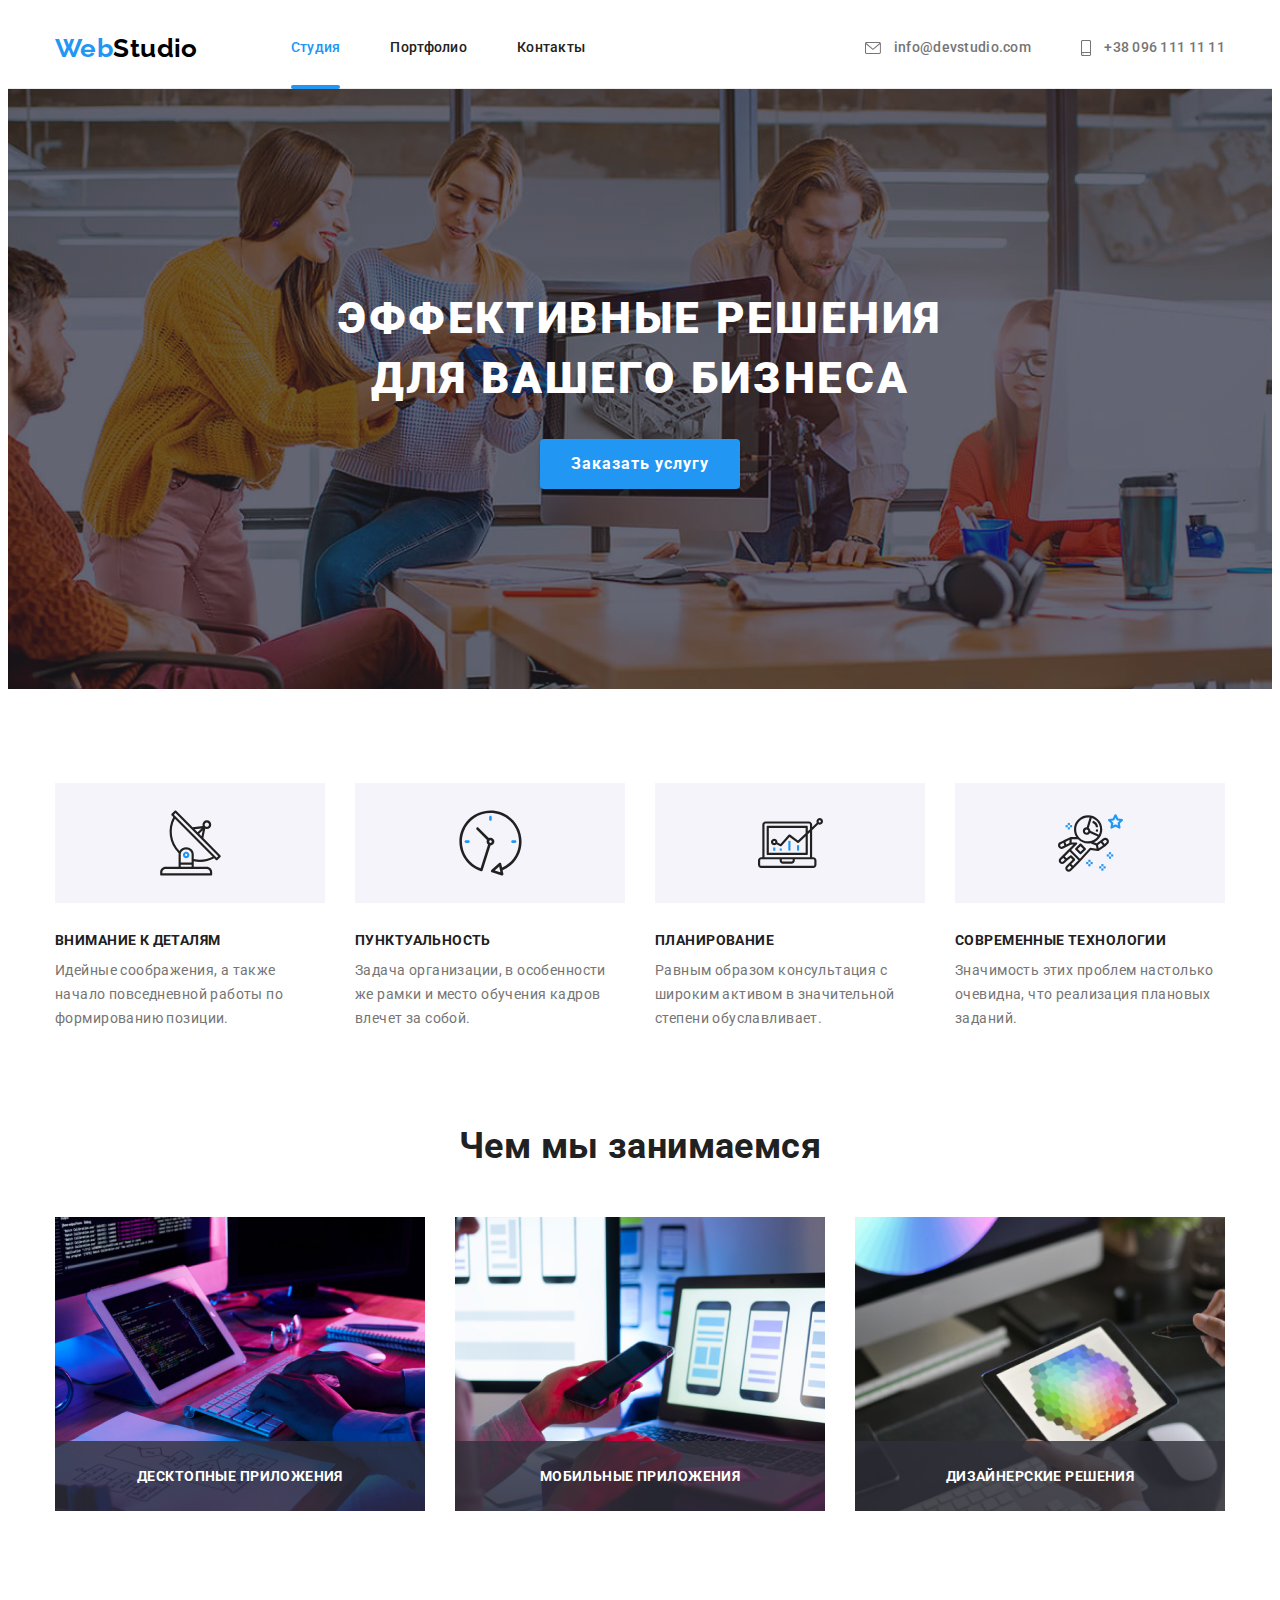
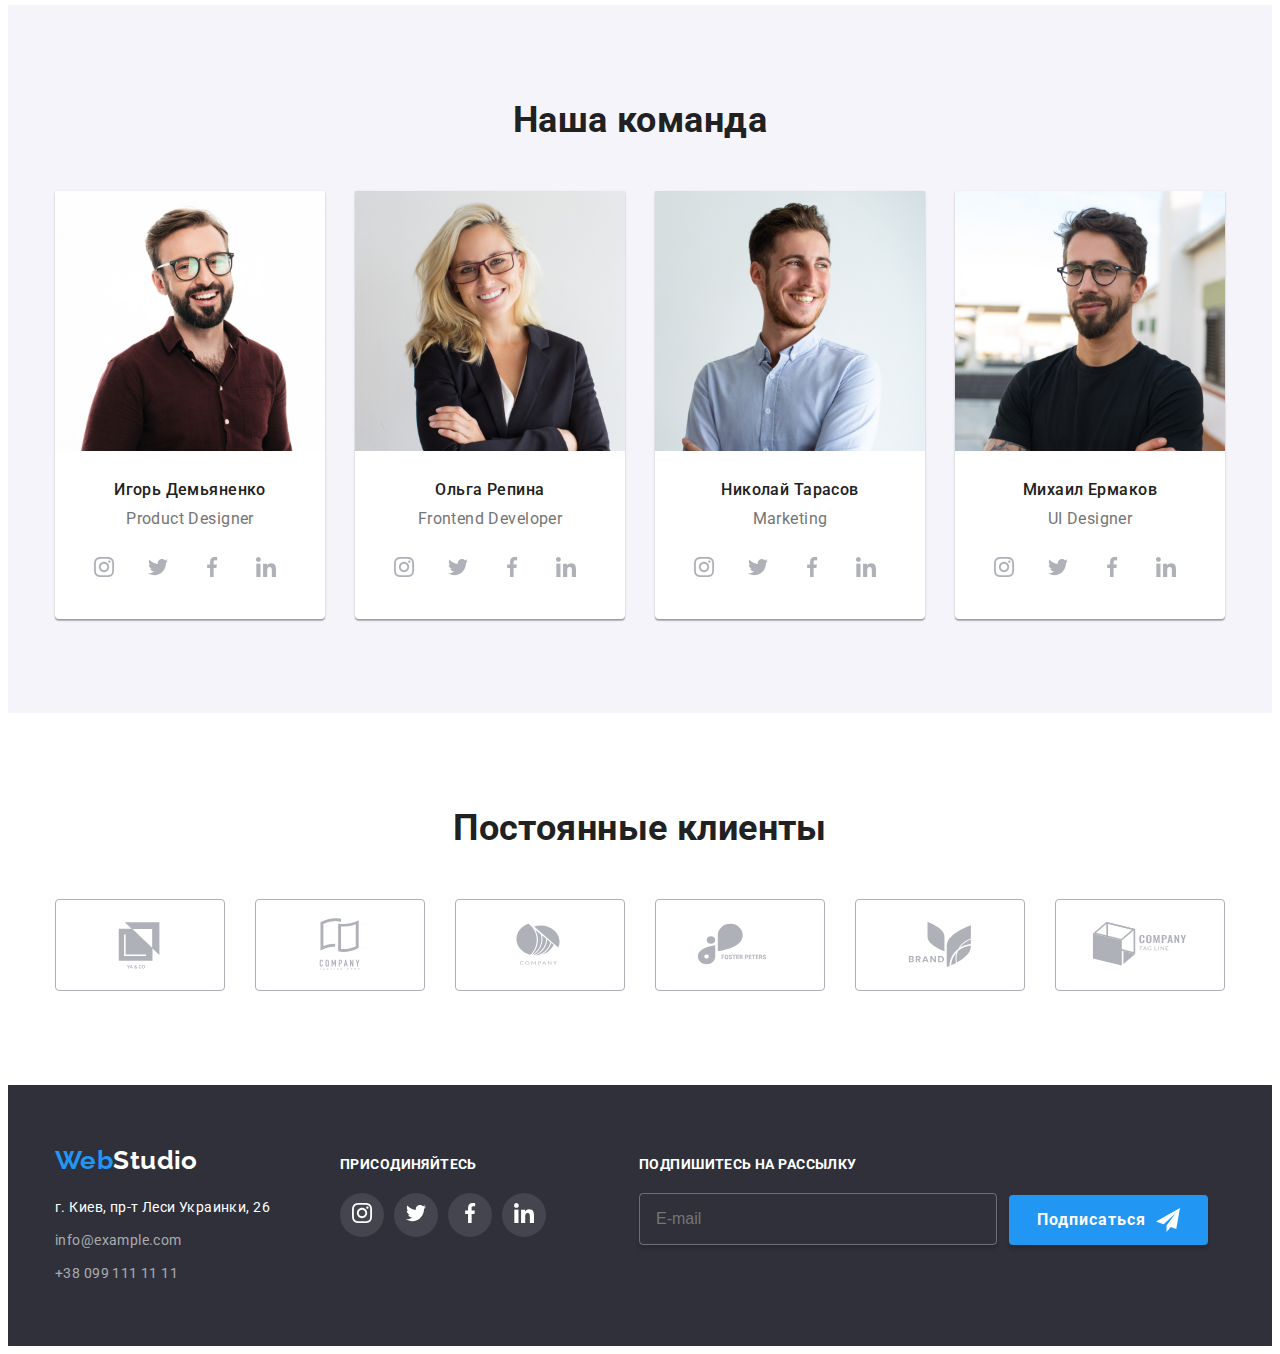
<file: index.html>
<!DOCTYPE html>
<html lang="ru">
    <head>
        <meta charset="UTF-8">
        <meta http-equiv="X-UA-Compatible" content="IE=edge">
        <meta name="viewport" content="width=device-width, initial-scale=1.0">
        <title>Главная</title>  

        <link href="https://fonts.googleapis.com/css2?family=Raleway:wght@700&family=Roboto:wght@400;500;700;900&display=swap" rel="stylesheet"> 

        <link rel="stylesheet" href="https://cdnjs.cloudflare.com/ajax/libs/modern-normalize/1.1.0/modern-normalize.min.css"
         integrity="sha512-wpPYUAdjBVSE4KJnH1VR1HeZfpl1ub8YT/NKx4PuQ5NmX2tKuGu6U/JRp5y+Y8XG2tV+wKQpNHVUX03MfMFn9Q==" crossorigin="anonymous" referrerpolicy="no-referrer" />
                
        <link rel="stylesheet" href="./css/style.css">
    </head>
<body class="body no-scroll ">
    <header class="header">
        <div class="container container-nav">
            <nav class="header-nav" >
<!--Навигация на другие страницы-->
                 <a href="./index.html" class="logo ">Web<Span class="logo-two ">Studio</Span></a>
                <ul class="list-cont site-nav ">
                    <li class="item current">
                        <a class="link  list" href="./index.html"> Студия </a></li>                      
                    
                    <li class="item">
                        <a  class="link list" href="./portfolio.html"  >Портфолио</a></li>
                    
                    <li class="item">
                        <a class="link list" href=""  >Контакты</a></li>
                </ul>
            </nav>
                <ul class="list-cont site-nav">
                    <li class="cont">
                        <a href="mailto:info@devstudio.com" class="col cont-link">
                             <svg class="cont-icon"  width="16" height="12">
                                <use href="./image/icons.svg/symbol-defs.svg#icon-envelope"></use></svg>
                                info@devstudio.com</a></li>
                            
                    <li class="cont"><a href="tel:+380961111111" class=" col cont-link">
                            <svg class="cont-icon"  width="10" height="16">
                                 <use href="./image/icons.svg/symbol-defs.svg#icon-phone"></use></svg>
                       
                           +38 096 111 11 11</a></li>
                </ul>
        </div>
    </header>
    <main>
<!--Уникальный контент страницы-->
        <section class="main-effect">
            
            <h1 class="main-head">ЭФФЕКТИВНЫЕ РЕШЕНИЯ<br>ДЛЯ ВАШЕГО БИЗНЕСА</h1>
            <button  class="hero-btn" data-modal-open  type="button">Заказать услугу
            </button>
       
        </section>
        <!--2 Раздел-->
       
<!--ЭТАПЫ РАБОТЫ-->
        <section class="section">
                <div class="container">
                    <h2 class="visually-hidden "> Этапы работы </h2>
                    <ul class="card-set list">
                        <li class="aside-item">
                            <div class="aside-icon">
                                  <svg width="65" height="70">
                                  <use href="./image/icons.svg/symbol-defs.svg#icon-antenna"></use>
                                </svg>
                              </div>
                            <h3 class="type-name">ВНИМАНИЕ К ДЕТАЛЯМ</h3>
                            <p class="type-text">Идейные соображения, а также <br>начало повседневной работы по формированию позиции.</p>
                        </li>
                        <li class="aside-item">
                            <div class="aside-icon">
                                <svg width="65" height="70">
                                <use href="./image/icons.svg/symbol-defs.svg#icon-clock"></use>
                              </svg>
                            </div>
                            <h3 class="type-name">ПУНКТУАЛЬНОСТЬ</h3>
                            <p class="type-text">Задача организации, в особенности же рамки и место обучения кадров влечет за собой.</p>
                        </li>
                        <li class="aside-item">
                            <div class="aside-icon">
                                <svg width="65" height="70">
                                <use href="./image/icons.svg/symbol-defs.svg#icon-diagram"></use>
                              </svg>
                            </div>
                            <h3 class="type-name">ПЛАНИРОВАНИЕ</h3>
                            <p class="type-text">Равным образом консультация с широким активом в значительной степени обуславливает.</p>                
                        </li>
                        <li class="aside-item">
                            <div class="aside-icon">
                                <svg width="65" height="70">
                                <use href="./image/icons.svg/symbol-defs.svg#icon-astronaut"></use>
                              </svg>
                            </div>
                            <h3 class="type-name">СОВРЕМЕННЫЕ ТЕХНОЛОГИИ</h3>
                            <p class="type-text">Значимость этих проблем настолько очевидна, что реализация плановых заданий.</p>                
                        </li>
                    </ul>
                </div>
         </section>
<!--Чем мы занимаемся-->
        <section class="section section-about">
            <div class="container">
                <h2 class="task about-task">Чем мы занимаемся</h2>
                    <ul class="about-img list">
                        <li class="list-img"> 
                            <img src="./image/img1.jpg"  alt="картинка1" width="370" height="294">
                            <div class="about-item-text">
                                <p>Десктопные приложения</p>
                            </div>
                        </li>
                        <Li class="list-img"> 
                            <img src="./image/img2.jpg"  alt="картинка2" width="370" height="294">
                            <div class="about-item-text">
                                <p>Мобильные приложения</p>
                            </div>
                        </Li>
                        <Li class="list-img">
                             <img src="./image/img3.jpg"  alt="картинка3" width="370" height="294">
                             <div class="about-item-text">
                                <p>Дизайнерские решения</p>
                            </div>                           
                        </Li>
                </ul>
            </div>
        </section>
<!--НАША КОМАНДА-->        
        <section class="section team">
            <div class="container">
                <h2 class="comand  comand-about">Наша команда</h2>  
                <ul class="comand-list list">
                    <li class="team-list team-img">
                        <img class="photo-team" src="./image/photo1.jpg"  alt="фото Игорь Демьяненко" width="270" height="260">
                            <div class="team-div">
                                <h3 class="comand-name" >Игорь Демьяненко</h3>
                                <p class="comand-position">Product Designer</p>
                                <ul class="team-soc-list list">
                                    <li class="team-soc-item">
                                        <a href="" class="team-soc-link">
                                            <svg class="team-soc-icon" width="20" height="20">
                                            <use href="./image/icons.svg/symbol-defs.svg#icon-instagram"></use>
                                            </svg>
                                        </a>
                                    </li>
                                    <li class="team-soc-item">
                                        <a href="" class="team-soc-link">
                                            <svg class="team-soc-icon" width="20" height="20">
                                                <use href="./image/icons.svg/symbol-defs.svg#icon-twitter"></use>
                                            </svg>
                                        </a>
                                    </li>
                                    <li class="team-soc-item">
                                        <a href="" class="team-soc-link">
                                            <svg class="team-soc-icon" width="20" height="20">
                                                <use href="./image/icons.svg/symbol-defs.svg#icon-fb"></use>
                                            </svg>
                                        </a>
                                    </li>
                                    <li class="team-soc-item">
                                        <a href="" class="team-soc-link">
                                            <svg class="team-soc-icon" width="20" height="20">
                                                <use href="./image/icons.svg/symbol-defs.svg#icon-linkedin"></use>
                                            </svg>
                                        </a>
                                    </li>
                                </ul>
                                
                            </div>
                    </li>
                    <li class="team-list team-img">
                        <img class="photo-team"  src="./image/photo2.jpg"  alt="фотоОльга Репина" width="270" height="260">
                        <div class="team-div">
                            <h3 class="comand-name">Ольга Репина</h3>
                            <p class="comand-position">Frontend Developer</p> 
                            <ul class="team-soc-list list">
                                <li class="team-soc-item">
                                    <a href="" class="team-soc-link">
                                        <svg class="team-soc-icon" width="20" height="20">
                                        <use href="./image/icons.svg/symbol-defs.svg#icon-instagram"></use>
                                        </svg>
                                    </a>
                                </li>
                                <li class="team-soc-item">
                                    <a href="" class="team-soc-link">
                                        <svg class="team-soc-icon" width="20" height="20">
                                        <use href="./image/icons.svg/symbol-defs.svg#icon-twitter"></use>
                                        </svg>
                                    </a>    
                                </li>
                                <li class="team-soc-item">
                                    <a href="" class="team-soc-link">
                                        <svg class="team-soc-icon" width="20" height="20">
                                           <use href="./image/icons.svg/symbol-defs.svg#icon-fb"></use>
                                    </svg>
                                </a>
                                </li>
                                <li class="team-soc-item">
                                    <a href="" class="team-soc-link">
                                        <svg class="team-soc-icon" width="20" height="20">
                                        <use href="./image/icons.svg/symbol-defs.svg#icon-linkedin"></use>
                                        </svg>
                                    </a>    
                                </li>
                            </ul>
                        </div>
                    </li>
                    <li class="team-list team-img">
                        <img class="photo-team"  src="./image/photo3.jpg"  alt="фотоНиколай Тарасов" width="270" height="260">
                        <div class="team-div">
                            <h3 class="comand-name">Николай Тарасов</h3>
                            <p class="comand-position">Marketing</p> 
                            <ul class="team-soc-list list">
                                <li class="team-soc-item">
                                    <a href="" class="team-soc-link">
                                        <svg class="team-soc-icon" width="20" height="20">
                                        <use href="./image/icons.svg/symbol-defs.svg#icon-instagram"></use>
                                        </svg>
                                    </a>
                                </li>
                                <li class="team-soc-item">
                                    <a href="" class="team-soc-link">
                                        <svg class="team-soc-icon" width="20" height="20">
                                        <use href="./image/icons.svg/symbol-defs.svg#icon-twitter"></use>
                                        </svg>
                                    </a>
                                </li>
                                <li class="team-soc-item">
                                    <a href="" class="team-soc-link">
                                        <svg class="team-soc-icon" width="20" height="20">
                                        <use href="./image/icons.svg/symbol-defs.svg#icon-fb"></use>
                                        </svg>
                                    </a>    
                                </li>
                                <li class="team-soc-item">
                                    <a href="" class="team-soc-link">
                                        <svg class="team-soc-icon" width="20" height="20">
                                        <use href="./image/icons.svg/symbol-defs.svg#icon-linkedin"></use>
                                        </svg>
                                    </a>
                                </li>
                            </ul>
                        </div>
                    </li>
                    <li class="team-list team-img">
                        <img class="photo-team"  src="./image/photo4.jpg"  alt="фото Михаил Ермаков" width="270" height="260">
                        <div class="team-div">
                            <h3 class="comand-name">Михаил Ермаков</h3>
                            <p class="comand-position">UI Designer</p>
                            <ul class="team-soc-list list">
                                <li class="team-soc-item">
                                    <a href="" class="team-soc-link">
                                        <svg class="team-soc-icon" width="20" height="20">
                                        <use href="./image/icons.svg/symbol-defs.svg#icon-instagram"></use>
                                        </svg>
                                    </a>
                                </li>
                                <li class="team-soc-item">
                                    <a href="" class="team-soc-link">
                                        <svg class="team-soc-icon" width="20" height="20">
                                        <use href="./image/icons.svg/symbol-defs.svg#icon-twitter"></use>
                                        </svg>
                                    </a>
                                </li>
                                <li class="team-soc-item">
                                    <a href="" class="team-soc-link">
                                        <svg class="team-soc-icon" width="20" height="20">
                                        <use href="./image/icons.svg/symbol-defs.svg#icon-fb"></use>
                                        </svg>
                                    </a>
                                </li>
                                <li class="team-soc-item">
                                    <a href="" class="team-soc-link">
                                        <svg class="team-soc-icon" width="20" height="20">
                                        <use href="./image/icons.svg/symbol-defs.svg#icon-linkedin"></use>
                                        </svg>
                                    </a>
                                </li>
                            </ul>   
                        </div>
                    </li>
                </ul>
            </div>
        </section>
<!--Постоянные клиенты-->
        <section class="section section-client">
            <div class="container">
                <h2 class="client  about-task">Постоянные клиенты</h2>
            
                <ul class="client-list list">
                    <li class="client-item">
                        <a href="" class="client-link ">
                            <svg class="client-item-icon" width="106" height="60"> 
                                <use  href="./image/icons.svg/symbol-defs.svg#icon-Logo" ></use>
                            </svg> 
                        </a>
                    </li>
                    <li class="client-item"> 
                        <a href="" class="client-link ">
                            <svg class="client-item-icon" width="106" height="60"> 
                                <use  href="./image/icons.svg/symbol-defs.svg#icon-Logo-1" ></use>
                            </svg> 
                        </a>
                    </li>
                    <li class="client-item"> 
                        <a href="" class="client-link ">
                            <svg class="client-item-icon" width="106" height="60"> 
                 
                                <use  href="./image/icons.svg/symbol-defs.svg#icon-Logo-2" ></use>
                            </svg> 
                        </a>
                    </li>
                    <li class="client-item"> 
                        <a href="" class="client-link ">
                            <svg class="client-item-icon" width="106" height="60"> 
                                <use  href="./image/icons.svg/symbol-defs.svg#icon-Logo-3" ></use>
                            </svg> 
                        </a>
                    </li>
                    <li class="client-item"> 
                        <a href="" class="client-link ">
                            <svg class="client-item-icon" width="106" height="60"> 
                                <use  href="./image/icons.svg/symbol-defs.svg#icon-Logo-4" ></use>
                            </svg> 
                        </a>
                    </li>
                    <li class="client-item"> 
                        <a href="" class="client-link ">
                            <svg class="client-item-icon" width="106" height="60"> 
                                <use  href="./image/icons.svg/symbol-defs.svg#icon-Logo-5" ></use>
                            </svg> 
                        </a>
                    </li>
                                        
                </ul>
            </div>
        </section>
     </main>

<!--Подвал страницы-->
    <footer class="footer">
       <div class="container">
            <div class="footer-left">
               <a class="logo-foot" href="/" >Web<Span class="logo-thre">Studio</Span></a>
                 <address>
                    <ul class="foot list">
                        <li class="foot-item foot-one"><a href="https://goo.gl/maps/aNRmM5jgGCXuYNQ1A" target="_blank" rel="noopener nofollow noreferrer"
                         class="footer-link link">г. Киев, пр-т Леси Украинки, 26</a></li>
                        <li class="cont-link foot-item"><a class="cont-add" href="mailto:info@example.com" >info@example.com</a></li>
                        <li class="cont-link foot-item"><a class="cont-add" href="tel:+380991111111" >+38 099 111 11 11</a></li>          
                    </ul>
                </address> 
            </div>
            <div class="footer-right">
                 <p class="footer-title">ПРИСОДИНЯЙТЕСЬ</p>
                 <ul class="footer-soc-list list">
                     <li class="footer-soc-link">
                        <a href="" class="social-link">
                            <svg class="footer-soc-icon" width="20" height="20">
                                <use href="./image/icons.svg/symbol-defs.svg#icon-instagram"></use>
                            </svg>
                        </a>
                     </li>
                     <li class="footer-soc-link">
                        <a href="" class="social-link">
                            <svg class="footer-soc-icon" width="20" height="20">
                                <use href="./image/icons.svg/symbol-defs.svg#icon-twitter"></use>
                            </svg>
                        </a>
                     </li>
                     <li class="footer-soc-link">
                        <a href="" class="social-link">
                            <svg class="footer-soc-icon" width="20" height="20">
                                <use href="./image/icons.svg/symbol-defs.svg#icon-fb"></use>
                            </svg>
                        </a>
                     </li>
                     <li class="footer-soc-link">
                        <a href="" class="social-link">                    
                            <svg class="footer-soc-icon" width="20" height="20">
                               <use href="./image/icons.svg/symbol-defs.svg#icon-linkedin"></use>
                            </svg>
                        </a>
                     </li>
                 </ul>
            </div>
            <form class="form-subscribe">
                <div class="form-subscribe__field">
                  <label for="mail" class="form-subscribe__label">Подпишитесь на рассылку</label>
                  <input type="email" name="mailt" id="mail" class="form-subscribe__input" placeholder="E-mail">
                </div>
                <button class="button form-subscribe__button" type="submit">
                      Подписаться
                  <svg class="form-subscribe__icon" width="24" height="24">
                    <use href="./image/icons.svg/symbol-defs2.svg#icon-send"></use>
                  </svg>
                </button>
              </form>
       </div>
      
    </footer>

    
<!--Модальное окно-->
   
    <div class="backdrop is-hidden" data-modal>
        <div class="modal">
            <button  data-modal-close type="button" class="modal-btn">
                <svg class="modal-close" width="18" height="18">
                    <use href="./image/icons.svg/symbol-defs.svg#icon-close-1"></use>
                </svg>    
            </button>
            <p class="modal-title">Оставьте свои данные, мы вам перезвоним</p>
            
            <form>
                <div class="form-field">
                  <label for="name">Имя </label>
                  <div class="input-wrap">
                    <input type="text" name="name" id="name" class="modal-input" />
                    <svg class="modal-icon" width="18" height="18">
                      <use href="./image/icons.svg/symbol-defs2.svg#icon-person"></use>
                    </svg>
                  </div>
                </div>
                <div class="form-field">
                  <label for="tel">Телефон</label>
                  <div class="input-wrap">
                    <input type="tel" name="tel" id="tel" class="modal-input" />
                    <svg class="modal-icon" width="18" height="18">
                      <use href="./image/icons.svg/symbol-defs2.svg#icon-phone"></use>
                    </svg>
                  </div>
                </div>
                <div class="form-field">
                  <label for="email">Почта</label>
                  <div class="input-wrap">
                    <input type="email" name="email" id="email" class="modal-input" />
                    <svg class="modal-icon" width="18" height="18">
                      <use href="./image/icons.svg/symbol-defs2.svg#icon-email"></use>
                    </svg>
                  </div>
                </div>
                <div class="form-field comment">
                  <label for="comment">Комментарий</label>
                  <textarea name="comment" placeholder="Введите текст" id="comment"></textarea>
                </div>
                <div class="form-field check">
                  <input
                    type="checkbox"
                    name="policy"
                    value="true"
                    id="policy" checked
                    class="modal-check visually-hidden"
                  />
                  <label for="policy" class="check-text">
                    <span>
                      <svg class="check-icon" width="16" height="15">
                        <use href="./image/icons.svg/symbol-defs2.svg#icon-check"></use>
                      </svg>
                    </span>
                    Соглашаюсь с рассылкой и принимаю
                    <a href="/" class="check-link">Условия договора</a></label
                  >
                </div>
                <button type="submit" class="button modal-submit">Отправить</button>
              </form>
            </div>
          </div>
            

    <script src="./js/modal.js"> </script>
</body>
</html>
</file>
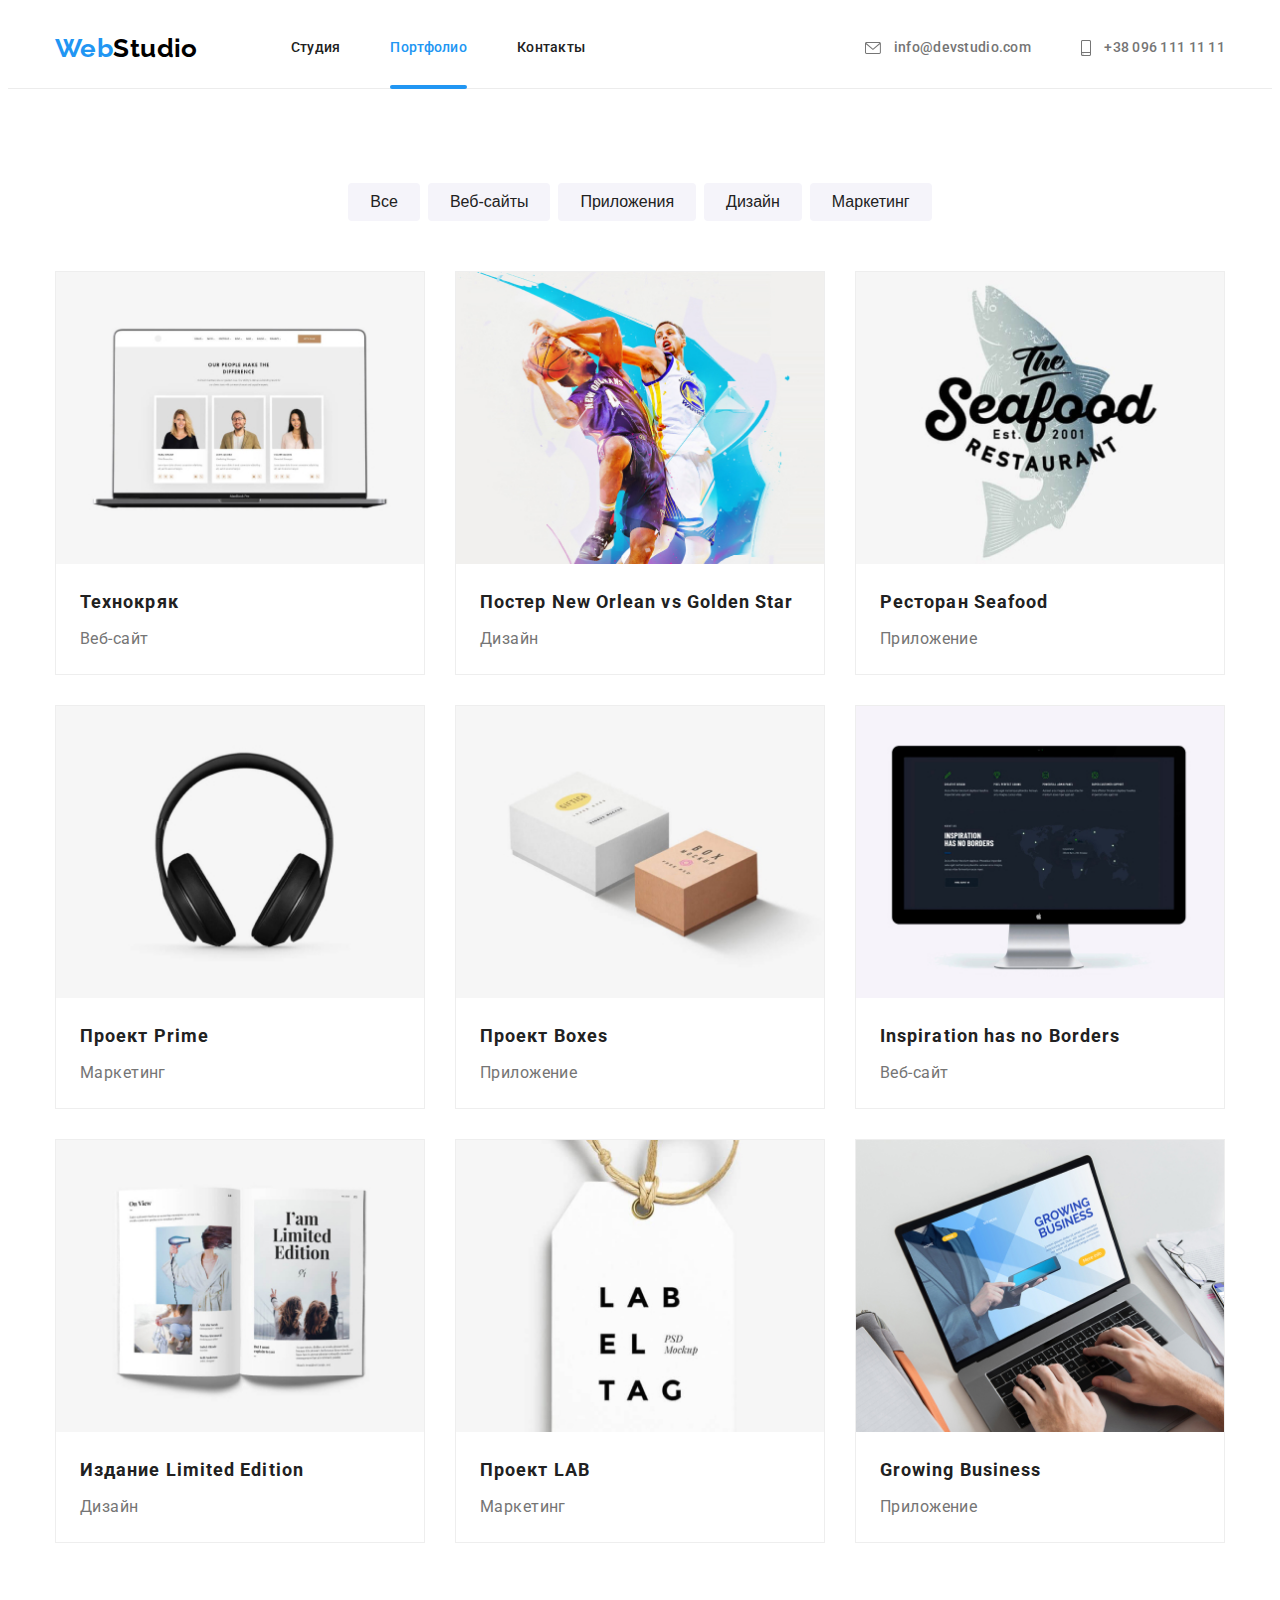
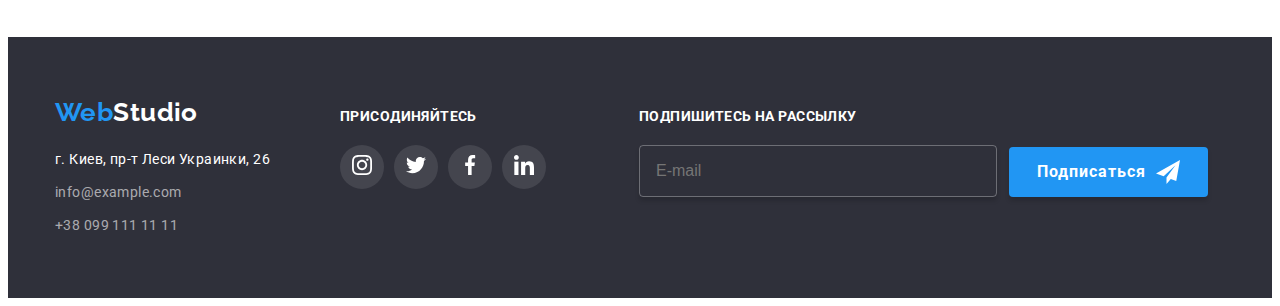
<file: portfolio.html>
<!DOCTYPE html>
<html lang="ru">
<head>
    <meta charset="UTF-8">
    <meta http-equiv="X-UA-Compatible" content="IE=edge">
    <meta name="viewport" content="width=device-width, initial-scale=1.0">
    <title>portfolio</title>

    <link href="https://fonts.googleapis.com/css2?family=Raleway:wght@700&family=Roboto:wght@400;500;700;900&display=swap" rel="stylesheet">

    <link rel="stylesheet" href="https://cdnjs.cloudflare.com/ajax/libs/modern-normalize/1.1.0/modern-normalize.min.css"
     integrity="sha512-wpPYUAdjBVSE4KJnH1VR1HeZfpl1ub8YT/NKx4PuQ5NmX2tKuGu6U/JRp5y+Y8XG2tV+wKQpNHVUX03MfMFn9Q==" crossorigin="anonymous" referrerpolicy="no-referrer" /> 
     
    <link rel="stylesheet" href="./css/style.css">
     
</head>
<body class="body">
    <header class="header">
        <div class="container container-nav">
            <nav class="header-nav" >
             <!--Навигация на другие страницы-->
                 <a href="./index.html" class="logo ">Web<Span class="logo-two ">Studio</Span></a>
                <ul class="list-cont site-nav ">
                    <li class="item ">
                        <a class="link  list" href="./index.html"> Студия </a></li>                      
                    
                    <li class="item current">
                        <a  class="link list" href="./portfolio.html"  >Портфолио</a></li>
                    
                    <li class="item">
                        <a class="link list" href=""  >Контакты</a></li>
                </ul>
            </nav>
                <ul class="list-cont site-nav">
                    <li class="cont">
                        <a href="mailto:info@devstudio.com" class="col cont-link">
                          <svg class="cont-icon"  width="16" height="12">
                            <use href="./image/icons.svg/symbol-defs.svg#icon-envelope"></use></svg>
                            info@devstudio.com</a></li>
                        
                    <li class="cont"><a href="tel:+380961111111" class=" col cont-link">
                        <svg class="cont-icon"  width="10" height="16">
                             <use href="./image/icons.svg/symbol-defs.svg#icon-phone"></use></svg>
                   
                       +38 096 111 11 11</a></li>
                </ul>
        </div>
    </header>
        
    <main>
        <section class="section">
            <div class="container">
            <!--Список работ-->
                <h1 class="visually-hidden">Список работ</h1>
                <ul class="main-btn list">
                    <li class="btn-item">
                        <button type="button" class="portfolio-btn" >Все</button></li>
                    <li class="btn-item">
                        <button type="button" class="portfolio-btn">Веб-сайты</button></li>
                    <li class="btn-item">
                        <button type="button" class="portfolio-btn">Приложения</button></li>
                    <li class="btn-item">
                        <button type="button" class="portfolio-btn">Дизайн</button></li>
                    <li class="btn-item">
                        <button type="button" class="portfolio-btn">Маркетинг</button></li>
                </ul>
            <!--Примеры и проекты-->
                <ul class="portfolio list">
                    <li class="item-potfolio">
                        <a href="/" class="img-portf" > 
                            <div class="thumb">
                            <img src="./image/img_ht2_1.jpg"  alt="Технокряк" width="370" height="294">
                                <div class="portfolio-overlay">
                                    <p> Ресурс предлагает комплексные предложения с разным уровнем функционала и сервисов. 
                                    Все это позволит посетителю получить исчерпывающие сведения о компании или частном лице.</p>
                                </div>
                            </div>                         
                                <div class="text-div">
                                    <h2 class="name-work">Технокряк</h2>
                                    <p class="name-add">Веб-сайт </p> 
                                </div>
                        </a>
                    </li>
                    <li class="item-potfolio">
                        <a href="" class="img-portf"> 
                            <div class="thumb">
                            <img  src="./image/img_ht2_2.jpg "  alt="Постер New Orlean vs Golden Star" width="370" height="294">
                            <div class="portfolio-overlay">
                                <p> Ресурс предлагает комплексные предложения с разным уровнем функционала и сервисов. 
                                Все это позволит посетителю получить исчерпывающие сведения о компании или частном лице.</p>
                            </div>
                        </div>
                            <div class="text-div">
                                <h2 class="name-work">Постер New Orlean vs Golden Star</h2>
                                <p class="name-add">Дизайн</p>
                            </div>
                        </a>
                    </li>
                    <li class="item-potfolio">
                        <a href="" class="img-portf"> 
                            <div class="thumb">
                            <img  src="./image/img_ht2_3.jpg"  alt="Ресторан Seafood" width="370" height="294">
                            <div class="portfolio-overlay">
                                <p> Ресурс предлагает комплексные предложения с разным уровнем функционала и сервисов. 
                                Все это позволит посетителю получить исчерпывающие сведения о компании или частном лице.</p>
                            </div>
                        </div>
                            <div class="text-div">
                                <h2 class="name-work">Ресторан Seafood</h2>
                                <p class="name-add">Приложение</p>
                            </div>
                      </a>
                    </li>
                    <li class="item-potfolio">
                        <a href="" class="img-portf">   
                            <div class="thumb">                            
                            <img  src="./image/img_ht2_4.jpg"  alt="Проект Prime" width="370" height="294">
                            <div class="portfolio-overlay">
                                <p> Ресурс предлагает комплексные предложения с разным уровнем функционала и сервисов. 
                                Все это позволит посетителю получить исчерпывающие сведения о компании или частном лице.</p>
                            </div>
                        </div>
                            <div class="text-div">
                                <h2 class="name-work">Проект Prime</h2>
                                <p class="name-add">Маркетинг</p> 
                            </div>
                        
                        </a>
                    </li>
                    <li class="item-potfolio">
                        <a href="" class="img-portf">
                            <div class="thumb">                            
                            <img  src="./image/img_ht2_5.jpg"  alt="Проект Boxes" width="370" height="294">
                            <div class="portfolio-overlay">
                                <p> Ресурс предлагает комплексные предложения с разным уровнем функционала и сервисов. 
                                Все это позволит посетителю получить исчерпывающие сведения о компании или частном лице.</p>
                            </div>
                        </div>
                            <div class="text-div">
                                <h2 class="name-work">Проект Boxes</h2>
                                <p class="name-add">Приложение</p> 
                            </div>
                       
                    </a>
                    </li>
                    <li class="item-potfolio">
                        <a href="" class="img-portf">  
                            <div class="thumb">                            
                            <img  src="./image/img_ht2_6.jpg"  alt="Inspiration has no Borders" width="370" height="294">
                            <div class="portfolio-overlay">
                                <p> Ресурс предлагает комплексные предложения с разным уровнем функционала и сервисов. 
                                Все это позволит посетителю получить исчерпывающие сведения о компании или частном лице.</p>
                            </div>
                        </div>
                            <div class="text-div">
                                <h2 class="name-work">Inspiration has no Borders</h2>
                                <p class="name-add">Веб-сайт</p> 
                            </div>
                    
                    </a>
                    </li>
                    <li class="item-potfolio">
                        <a href="" class="img-portf">  
                            <div class="thumb">                            
                            <img  src="./image/img_ht2_7.jpg"  alt="Издание Limited Edition" width="370" height="294">
                            <div class="portfolio-overlay">
                                <p> Ресурс предлагает комплексные предложения с разным уровнем функционала и сервисов. 
                                Все это позволит посетителю получить исчерпывающие сведения о компании или частном лице.</p>
                            </div>
                        </div>
                            <div class="text-div">
                                <h2 class="name-work">Издание Limited Edition</h2>
                                <p class="name-add">Дизайн</p>
                            </div>
                        
                        </a>
                    </li>
                    <li class="item-potfolio">
                        <a href="" class="img-portf">  
                            <div class="thumb">                            
                            <img  src="./image/img_ht2_8.jpg"  alt="Проект LAB" width="370" height="294">
                            <div class="portfolio-overlay">
                                <p> Ресурс предлагает комплексные предложения с разным уровнем функционала и сервисов. 
                                Все это позволит посетителю получить исчерпывающие сведения о компании или частном лице.</p>
                            </div>
                        </div>
                            <div class="text-div">
                                <h2 class="name-work">Проект LAB</h2>
                                <p class="name-add">Маркетинг</p> 
                            </div>
                        
                        </a>
                    </li>
                    <li class="item-potfolio">
                        <a href="" class="img-portf">  
                            <div class="thumb">                            
                            <img  src="./image/img_ht2_9.jpg"  alt="Growing Business" width="370" height="294">
                            <div class="portfolio-overlay">
                                <p> Ресурс предлагает комплексные предложения с разным уровнем функционала и сервисов. 
                                Все это позволит посетителю получить исчерпывающие сведения о компании или частном лице.</p>
                            </div>
                        </div>
                            <div class="text-div">
                                <h2 class="name-work">Growing Business</h2>
                                <p class="name-add">Приложение</p> 
                            </div>
                    </a>
                    </li>
                </ul>
            </div>
        </section>
    </main>
   <!--Подвал страницы-->
   <footer class="footer">
    <div class="container">
         <div class="footer-left">
            <a class="logo-foot" href="/" >Web<Span class="logo-thre">Studio</Span></a>
              <address>
                 <ul class="foot list">
                     <li class="foot-item foot-one"><a href="https://goo.gl/maps/aNRmM5jgGCXuYNQ1A" target="_blank" rel="noopener nofollow noreferrer"
                      class="footer-link link">г. Киев, пр-т Леси Украинки, 26</a></li>
                     <li class="cont-link foot-item"><a class="cont-add" href="mailto:info@example.com" >info@example.com</a></li>
                     <li class="cont-link foot-item"><a class="cont-add" href="tel:+380991111111" >+38 099 111 11 11</a></li>          
                 </ul>
             </address> 
         </div>
         <div class="footer-right">
              <p class="footer-title">ПРИСОДИНЯЙТЕСЬ</p>
              <ul class="footer-soc-list list">
                  <li class="footer-soc-link">
                     <a href="" class="social-link">
                         <svg class="footer-soc-icon" width="20" height="20">
                             <use href="./image/icons.svg/symbol-defs.svg#icon-instagram"></use>
                         </svg>
                     </a>
                  </li>
                  <li class="footer-soc-link">
                     <a href="" class="social-link">
                         <svg class="footer-soc-icon" width="20" height="20">
                             <use href="./image/icons.svg/symbol-defs.svg#icon-twitter"></use>
                         </svg>
                     </a>
                  </li>
                  <li class="footer-soc-link">
                     <a href="" class="social-link">
                         <svg class="footer-soc-icon" width="20" height="20">
                             <use href="./image/icons.svg/symbol-defs.svg#icon-fb"></use>
                         </svg>
                     </a>
                  </li>
                  <li class="footer-soc-link">
                     <a href="" class="social-link">                    
                         <svg class="footer-soc-icon" width="20" height="20">
                            <use href="./image/icons.svg/symbol-defs.svg#icon-linkedin"></use>
                         </svg>
                     </a>
                  </li>
              </ul>
         </div>
         <form class="form-subscribe">
             <div class="form-subscribe__field">
               <label for="mail" class="form-subscribe__label">Подпишитесь на рассылку</label>
               <input type="email" name="mailt" id="mail" class="form-subscribe__input" placeholder="E-mail">
             </div>
             <button class="button form-subscribe__button" type="submit">
                   Подписаться
               <svg class="form-subscribe__icon" width="24" height="24">
                 <use href="./image/icons.svg/symbol-defs2.svg#icon-send"></use>
               </svg>
             </button>
           </form>
    </div>
   
 </footer>
</body>
</html>
</file>
<file: css/style.css>
:root {
    --main-title-color:#212121;
    --two-title-color:#FFFFFF;
    --main-btn-color:#FFFFFF;
    --accent-color:#2196F3;
    --primary-text-color:#757575;
    --foot-cont:rgba(255, 255, 255, 0.6);
    --effect-color: #2F303A;
    --btn-comand:#F5F4FA ;
    --card-portfol:#eeeeee;

    --box-shadow--accent: 0px 4px 4px rgba(0, 0, 0, 0.25);
    
    --set-gap: 30px;
    --card-shadow: 0px 1px 3px rgba(0, 0, 0, 0.12), 0px 1px 1px rgba(0, 0, 0, 0.14), 0px 2px 1px rgba(0, 0, 0, 0.2);
    --timing-duration: 250ms;
    --time-function: cubic-bezier(0.4, 0, 0.2, 1);    
    --transition-timing-function: cubic-bezier(0.4, 0, 0.2, 1);



}

li {
    list-style-type: none;
}

ul {
    margin: 0;
    padding: 0;
    list-style: none;
}

img {
    display: block;
    max-width: 100%;
    height: auto;
    
}

h1, h2, h3, h4, h5, h6, p {
    margin-top: 0;
    margin-bottom: 0;
}

html {
    box-sizing: border-box;
}

*,
*::before,
*::after {
    box-sizing: inherit;
}
    
.body {
    font-family: "Roboto", sans-serif;
    letter-spacing: 0.03em;
    font-size: 14px;
    color: var(--main-title-color);
    background-color: var(--main-btn-color);
 }

.header{
    background: var(--main-btn-color);
    list-style-type: none;
    border-bottom: 1px solid #ECECEC;
}

a {
    text-decoration: none;
    font-style: normal;}

.logo {
    font-family:'Raleway', sans-serif;
    font-weight:700;
    font-size: 26px;
    line-height: 1.19; 
    color: var(--accent-color);
    margin-right: 93px;
    
}
.logo-two {
    color: black;
}
.logo-thre{
    color:var(--two-title-color);
}

.list{
    /*text-decoration: none;*/
    margin: 0px;
   /* list-style: none;*/
    
}
.list-cont{
    font-weight: 500;
    line-height: 1.14;
    letter-spacing: 0.02em;
    text-decoration: none;
    margin: 0px;
}
.item{
    color:var(--main-title-color);
    margin: 0px;
    /*padding-top: 32px;
    padding-bottom: 32px;*/
}

.site-nav .link.current {
    position: relative;
    color: var(--accent-text-color);
}
.header-link.current::after .link.current::after {
    content: '';
    position: absolute;
    width: 100%;
    height: 4px;
    background-color: var(--accent-text-color);
    border-radius: 2px;
    left: 0;
    bottom: -32px;
  }
  
  .site-nav .link {
    display: block;
    padding-top: 32px;
    padding-bottom: 32px;
    color: var(--primary-text-colour);
    font-weight: 500;
    font-size: 14px;
    line-height: 1.14;
    letter-spacing: 0.02em;
    transition: color var(--timing-function) var(--cubic);
}

/*сыслку делаем синей и основной*/
.item:hover,
.item:focus,
.current {
    color: var(--accent-color);
    position: relative;
}

.current::after {
    content: "";
    position: absolute;
    left: 0;
    bottom: -1px;
    width: 100%;
    height: 4px;
    background: var(--accent-color);
    border-radius: 2px;
}
.col-one{
    color: var(--accent-color);
}
.col {
    color: var(--primary-text-color) ;
    padding-top: 32px;
    padding-bottom: 32px;
}

/*спрятали заголовок список работ*/
.visually-hidden {
    position: absolute;
    white-space: nowrap;
    width: 1px;
    height: 1px;
    overflow: hidden;
    border: 0;
    padding: 0;
    clip: rect(0 0 0 0);
    clip-path: inset(50%);
    margin: -1px;
}

.main-effect { 
    /*background-color:var(--effect-color);*/
    background-image: linear-gradient( to right, rgba(47, 48, 58, 0.4), 
    rgba(47, 48, 58, 0.4)) ,
    url(../image/hero.svg);
    background-repeat: no-repeat;
    background-position: center;
    background-size: cover;
    padding: 200px 0px;
    margin:0 auto;
    text-align: center;   
    max-width: 1600px;
    height: 600px;
}
.main-head{
    font-weight: 900;
    font-size: 44px;
    line-height: 1.36;
    letter-spacing: 0.06em;
    color: var(--two-title-color);
    margin-bottom: 30px;
}
.hero-btn {
    background: #2196f3;
    box-shadow: 0px 4px 4px rgb(0 0 0 / 15%);
    border-radius: 4px;
    border: none;
    font-family: 'Roboto';
    font-style: normal;
    font-weight: 700;
    font-size: 16px;
    line-height: 1.87;
    letter-spacing: 0.06em;
    cursor: pointer;
    width: 200px;
    height: 50px;
    color: var(--two-title-color);
   
}
.btn-item{
    font-weight: 700;
    font-size: 16px;
    line-height: 1.87;
    letter-spacing: 0.06em;
    color:var(--two-title-color);
    text-align: center;
}

.btn-item:not(:last-child) {
padding-right: 8px;}

.main-btn {
    list-style: none;
    display: flex;
    justify-content: center;
    margin-bottom: 50px;
} 

.cursor:hover
.cursor:focus {
    box-shadow: 0px 4px 4px 0px #00000026;
}
.type-name{
    font-weight: 700;
    font-size: 14px;
    line-height: 1.14;
    letter-spacing: 0.03em;
    color:var(--main-title-color);  
    margin-bottom: 10px;
   /* margin: 0 auto;*/
}
.type-text {
    font-size: 14px;
    line-height: 1.71;
    color: var(--primary-text-color);
    width: 270px;
}
.task,  .comand, .client {
    font-weight: 700;
    font-size: 36px;
    line-height: 1.17;
    color: var(--main-title-color);
    /*text-align: center;*/
}
.back {
    background-color: var(--btn-comand);
}

.comand-name {
    font-weight: 500;
    font-size: 16px;
    line-height: 1.18; 
    color: var(--main-title-color);
    margin-bottom: 10px;
    text-align: center;
    /*margin: 0px;*/
}
.comand-position {
    font-size: 16px;
    line-height: 1.18;
    color: var(--primary-text-color);
    margin-bottom: 16px;
}

.cont-link:hover ,
.cont-link:focus{
    color: var(--accent-color);
}
.button {
    cursor: pointer;}


.name-add{
    font-size: 16px;
    line-height: 1.87;
    color: var(--primary-text-color);
    /*margin: 0px;*/
}
.name-work{
    font-weight: 700;
    font-size: 18px;
    line-height: 2;
    letter-spacing: 0.06em;
    color: var(--main-title-color);
    /*margin: 0px;*/
    margin-bottom: 4px;
}
.name-button{
    font-weight: 500;
    font-size: 16px;
    line-height: 1.62;
    color: var(--main-title-color);
    cursor: pointer;
    background-color: var(--btn-comand);
    border-radius: 4px;
    padding: 6px 22px;
}
.name-button:hover,
.name-button:focus {
background-color: var(--accent-color);
color:var(--two-title-color);
}


.logo-footer span {
    color:var(--main-title-color);
}

.adress {
    font-style: normal;
    line-height: 1.71;
    color: var(--accent-color);
}

.adress-contact {
    line-height: 1.71;   
    color: var(--primary-text-color);
}
.style{
    font-style:normal; /*убрали курсив*/
}
.footer{
    background-color:var(--effect-color);
  /*  padding:0px 0;
    margin:0px ; */
    padding-top: 60px;
    padding-bottom: 60px;
}
.footer .container{
    display: flex;
    align-items: baseline;
}

.foot{
    /*font-size: 14px;*/
    line-height: 1.71;
    text-decoration: none;
}
.footer-link {
    color: var(--two-title-color);
}
.logo-foot{
    font-family:'Raleway', sans-serif;
    font-weight:700;
    font-size: 26px;
    line-height: 1.19; 
    color: var(--accent-color);
}
.cont-add{
    color:var(--foot-cont);
    margin: 0px;
    /*margin-bottom: 20px;*/
}
.container{
    width: 1200px;
    margin: 0 auto;
    margin-left: auto;
    margin-right: auto;
    padding-left: 15px;
    padding-right: 15px;
}
.container-nav{
    display: flex;
}
.header-nav{
    display: flex;
    align-items: center;
    margin-right: auto;
}
.site-nav{
    display: flex;
    align-items: center;
    padding: 0px;
    margin: 0px;
}

.header-link {
    position: relative;
}

.header-link.current::after {
    content: '';
    position: absolute;
    left: 0;
    bottom: 0;
    display: block;
    width: 100%;
    height: 4px;
    background-color: var(--accent-color);
    border-radius: 2px;
    /* transition-property: opacity; */
    /* transition-property: transform;
    transition-duration: 250ms;
    transition-timing-function: cubic-bezier(0.4, 0, 0.2, 1); */
    /* opacity: 0; */
    /* transform: scaleX(0) */
}
.item:not(:last-child) {
    margin-right: 50px;
}
.cont{
    margin-top: 0px;
    margin-bottom: 0px;
    /*padding-left: 40px;*/
}

.cont+.cont{ 
    margin-left: 50px;
}
ul {
    display: block;
    list-style-type: disc;
    margin-block-start: 1em;
    margin-block-end: 1em;
    margin-inline-start: 0px;
    margin-inline-end: 0px;
   /* padding-inline-start: 40px;*/
}
.section{
    display: block;
    padding-top: 94px;
    padding-bottom: 94px;
}
.card-set{
    /*padding: 0;
    margin: 0;
    list-style: none;*/
    display: flex;
}
.aside-item:not(:last-child) {
    margin-right: 30px;
}
.aside-icon{
    width: 270px;
    height: 120px;
    background-color: #F5F4FA;
    margin-bottom: 30px;
    display: flex;
    align-items: center;
    justify-content: center;
}

.section-about{
    padding-top: 0px;
}
.about-task{
    margin: 0px;
    margin-bottom: 50px;
    text-align: center;
    margin-left:auto ;
    margin-right:auto;
}
.about-img {
    display: flex;
     padding-inline-start: 0;
    justify-content: space-between;
}
.list-img:not(:last-child) {
    margin-right: 30px;
    display: flex;
}

.list-img {
    position: relative;
}
 
.about-item-text {
    position: absolute;
    display: flex;
    justify-content: center;
    align-items: center;
    bottom: 0;
    left: 0;
    width: 100%;
    height: 70px;
    background-color: rgba(47, 48, 58, 0.8);
    font-weight: 700;
    text-transform: uppercase;
    color:var(--two-title-color);
    /*padding-top: 27px;
    padding-bottom: 27px;
    text-align: center;*/
}
.team{
    background-color:var(--btn-comand);
}

.comand{
    margin: 0;
    margin-bottom: 50px;
}
.comand-about{
    /*margin-left:auto ;
    margin-right:auto;*/
    text-align: center
}
.comand-list {
    display: flex;
    /*margin: 0;*/
    padding-inline-start: 0px;
}

.team-list:not(:last-child) {
    margin-right: 30px;

}
.photo-team {
    display: block;
    height: auto;}
.team-div{
    padding-top: 30px;
    padding-bottom: 30px;
}
.team-img{
    background:var(--two-title-color);
    box-shadow: 0px 1px 3px rgb(0 0 0 / 12%), 0px 1px 1px rgb(0 0 0 / 14%), 0px 2px 1px rgb(0 0 0 / 20%);
    border-radius: 0px 0px 4px 4px;
    text-align: center;
}

.team-soc-link:hover,
.team-soc-link:focus {
    background-color: var(--accent-color);
    fill: var(--text-white);
}


.foot-one{
    margin-top: 20px;}

.foot-item:not(:last-child) {
    margin-bottom: 9px;}

/* ---------------PORTFOLIO_____*/
.portfolio{
    display: flex;
    flex-wrap: wrap;
    padding-inline-start: 0;
    margin-right:-30px;
    margin-bottom:-30px;
}
.btn-item {
    padding: 0;
}
.portfolio-btn:hover {
    box-shadow: 0px 1px 1px rgba(0, 0, 0, 0.12),
    0px 4px 4px rgba(0, 0, 0, 0.06),
    1px 4px 6px rgba(0, 0, 0, 0.16);;
    
}
.item-potfolio{
    /*position: relative;*/
    display: flex;
    width: 370px;
    height: 404px;
    left: 215px;
    top: 262px;
    
    background: var(--two-title-color);
    border: 1px solid var(--card-portfol);
}

.item-potfolio{
    margin-right: 30px;
    margin-bottom: 30px;   
}

.img-portf{
    width: 100%;
}
.thumb {
    display: block;
    position: relative;
    overflow: hidden;
}

.portfolio-overlay{
    position: absolute;
    top: 0;
    left: 0;
    width: 100%;
    height: 100%;
    padding: 63px 24px;
    display: flex;
    align-items: center;
    justify-content: center;
    font-weight: 400;
    font-size: 18px;
    line-height: 1.56;
    color: var(--main-btn-color);
    background-color: hsla(207, 90%, 54%, 0.9);
    transform: translateY(101%);
    transition: transform 250ms cubic-bezier(0.4, 0, 0.2, 1);
}
.img-portf:focus .portfolio-overlay,
.img-portf:hover .portfolio-overlay{
    transform: translateY(0);
}


.text-div{
    padding: 20px 24px;
}
.portfolio-btn{
    font-weight: 500;
    font-size: 16px;
    line-height: 1.62;
    color: var(--main-title-color);
    cursor: pointer;
    background-color: var(--btn-comand);
    border-radius: 4px;
    padding: 6px 22px;
    border: none;
    transition: background-color 250ms var(--time-function), color 250ms var(--time-function), box-shadow 250ms var(--time-function);
    box-shadow: var(--time-function);
}
.portfolio-btn:hover,
.portfolio-btn:focus {
background-color: var(--accent-color);
color:var(--two-title-color);
}

.item-potfolio:hover {
box-shadow: 0px 1px 1px rgba(0, 0, 0, 0.12),
        0px 4px 4px rgba(0, 0, 0, 0.06),
        1px 4px 6px rgba(0, 0, 0, 0.16);;

}
.portfolio-projects-link img {
    display: block;
}


/*------4-----*/
.client-title{
    font-weight: 700;
    font-size: 36px;
    line-height: 1.16;
    text-align: center;
    color: var(--main-title-color);
}

.client-list{
    display: flex;
    padding-inline-start: 0;
    justify-content: center;
}
.client-item:not(:last-child){
   margin-right: 30px; 
}
.client-link{
    width: 170px;
    height: 92px;
    display: flex;
    align-items: center;
    justify-content: center;
    border: 1px solid #afb1b8;
    border-radius: 4px;
    cursor: pointer;
    fill: #AFB1B8;
    transition: fill var(--timing-duration) 
    var(--transition-timing-function), 
    background-color var(--timing-duration) var(--transition-timing-function);
}

.client-link:hover,
.client-link:focus{
    border: 1px solid var(--accent-color);
    fill: var(--accent-color);
}

.cont-icon{
    /*display: block;*/
    margin-right: 10px;
    fill:currentColor;
}
/*-----------4 HT------*/
.team-soc-list {
    display: flex;
    justify-content: center;
}
.team-soc-item {
    margin-right: 10px;
    background-color: rgba(255, 255, 255, 0.1);
    border-radius: 50%;
    
}

.team-soc-item {
    width: 44px;
    height: 44px;
    margin-right: 10px;
}

.team-soc-link {
    width: 44px;
    height: 44px;
    border-radius: 50%;
    display: flex;
    align-items: center;
    justify-content: center;
    fill: #AFB1B8;
    transition: fill var(--timing-duration) 
    var(--transition-timing-function), 
    background-color var(--timing-duration) 
    var(--transition-timing-function);
}

.team-soc-link:not(:last-child){
    margin-right: 10px;
}

.team-soc-link:hover,
.team-soc-link:focus{
   background-color:  #2196F3;
    fill:var(--main-btn-color)
}

.cont-icon {
    vertical-align: middle;
    margin-right: 10px;
    fill: currentColor;
}

.client-item {
    flex-basis: calc(100% / 6 - 30px);
}
.footer-right {
    margin-left: 70px;
    margin-right: 93px;
}

.footer-title {
    font-style: normal;
    font-weight: 700;
    font-size: 14px;
    line-height: 1.14;
    letter-spacing: 0.03em;
    text-transform: uppercase;
    color: var(--two-title-color);
    margin-bottom: 20px;
}
.footer-soc-list {
    display: flex;
}
.footer-soc-item {
    width: 44px;
    height: 44px;
    margin-right: 10px;
    background-color: rgba(255, 255, 255, 0.1);
    border-radius: 50%;
}

.footer-soc-link:hover,
.footer-soc-link:focus {
    background-color:var(--accent-color);
    cursor: pointer;
  
}
.footer-soc-item {
    width: 44px;
    height: 44px;
    margin-right: 10px;
}
.footer-soc-link {
    width: 44px;
    height: 44px;
    border-radius: 50%;
    display: flex;
    align-items: center;
    justify-content: center;
    fill: var(--main-btn-color);
    background-color: rgba(255, 255, 255, 0.1);
    transition: background-color var(--timing-duration) var(--transition-timing-function);

}
.footer-soc-link:not(:last-child)
 {
    margin-right: 10px;
}
/*-----6 ДЗ----*/

.form-subscribe {
    display: -webkit-box;
    display: -ms-flexbox;
    display: flex;
    -webkit-box-align: end;
    -ms-flex-align: end;
    align-items: flex-end;
}

.form-subscribe__field{}

.form-subscribe__label {
    display: block;
    margin-bottom: 20px;
    font-weight: 700;
    line-height: 1.14;
    text-transform: uppercase;
    color: #fff;
}

.form-subscribe__input {
    display: inline-block;
    padding: 15px 0 15px 16px;
    margin-right: 12px;
    width: 358px;
    font-size: 16px;
    line-height: 1.25;
    color: rgba(255,255,255,0.6);
    background-color: transparent;
    border: 1px solid rgba(255,255,255,0.3);
    -webkit-box-shadow: 0px 4px 4px rgb(0 0 0 / 15%);
    box-shadow: 0px 4px 4px rgb(0 0 0 / 15%);
    border-radius: 4px;
    -webkit-transition: border-color 250ms cubic-bezier(0.4, 0, 0.2, 1);
    transition: border-color 250ms cubic-bezier(0.4, 0, 0.2, 1);
}
.form-subscribe__button{
    display: -webkit-box;
    display: -ms-flexbox;
    display: flex;
    -webkit-box-align: center;
    -ms-flex-align: center;
    align-items: center;
    padding: 10px 28px;
    font-weight: 700;
    line-height: 1.88;
    letter-spacing: 0.06em;
    color: #fff;
    background-color: #2196f3;
    -webkit-box-shadow: 0px 4px 4px rgb(0 0 0 / 15%);
    box-shadow: 0px 4px 4px rgb(0 0 0 / 15%);
    -webkit-transition: background-color 250ms cubic-bezier(0.4, 0, 0.2, 1);
    transition: background-color 250ms cubic-bezier(0.4, 0, 0.2, 1);
}


.form-subscribe__icon {
    margin-left: 10px;
}
.button {
    border-radius: 4px;
    font-family: inherit;
    font-size: 16px;
    cursor: pointer;
    border: none;
}
.footer-soc-icon{
    fill: var(--main-btn-color);
}

/*.social-link {
    display: flex;
    justify-content: center;
    align-items: center;
    color: inherit;
    width: 100%;
    height: 100%;
    border-radius: 50%;
    transition: background-color var(--timing-duration) var(--transition-timing-function);
}*/

/*Модальное окно*/

.backdrop {
    width: 100%;
    height: 100%;
    background: rgba(0, 0, 0, 0.2);
    position: fixed;
    top: 0;
    transition: opacity var(--timing-duration) var(--transition-timing-function),
     visibility var(--timing-duration) var(--transition-timing-function);
}
.backdrop.is-hidden .modal {
    transform: translate(-90%, 90%) scale(0) rotate(-360deg);
    opacity: 0.2;
}
.is-hidden {
    visibility: hidden;
    opacity: 0;
    pointer-events: none;
}

/*.no-scroll {
    overflow: hidden;
  }*/


.modal {
/*абсолют спозиционировали*/
    position: absolute;
    top: 50%;
    left: 50%;
    transform: translate(-50%, -50%) scale(1) rotate(0);

    width: 528px;
    min-height: 581px;
    background: #ffffff;
    box-shadow: 0px 1px 3px rgba(0, 0, 0, 0.12), 0px 1px 1px rgba(0, 0, 0, 0.14),
      0px 2px 1px rgba(0, 0, 0, 0.2);
    border-radius: 4px;
    padding: 40px;
    transition: transform var(--timing-duration)
      var(--transition-timing-function),
    opacity var(--timing-duration) var(--transition-timing-function);
}

  .modal-btn  {
    display: flex;
    position: absolute;
    top: 8px;
    right: 8px;
    justify-content: center;
    align-items: center;
    cursor: pointer;
    padding: 9px;
    border-radius: 50%;
    border: 1px solid rgba(0, 0, 0, 0.1);
    background: #fff;
    transition: fill 1200ms cubic-bezier(0.4, 0, 0.2, 1);
}

/*-----------------6тема----------------*/

.backdrop {
    position: fixed;
    top: 0;
    left: 0;
  
    width: 100%;
    height: 100%;
  
    background: rgba(0, 0, 0, 0.2);
  
    opacity: 1;
    transition: opacity var(--timing-duration) var(--transition-timing-function),
      visibility var(--timing-duration) var(--transition-timing-function);
  }
  
  .backdrop.is-hidden {
    opacity: 0;
    pointer-events: none;
    visibility: hidden;
  }
  
  .backdrop.is-hidden .modal {
    transform: translate(-50%, -50%) scale(0.75);
  }
  
  .modal {
    position: absolute;
    top: 50%;
    left: 50%;
    height: 581px;
    width: 528px;
    padding: 40px;
  
    background-color: var(--main-btn-color);
  
    transform: translate(-50%, -50%) scale(1);
    transition: transform var(--timing-duration) var(--transition-timing-function);
  }
  
  .modal-title {
    margin-bottom: 12px;
  
    color: var(--main-title-color);
    font-weight: 700;
    font-size: 20px;
    line-height: 1.15;
    text-align: center;
  }
  
  .modal-close-btn {
    position: absolute;
    top: 8px;
    right: 8px;
    display: flex;
    align-items: center;
    justify-content: center;
    padding: 0;
    width: 30px;
    height: 30px;
    cursor: pointer;
    border: 1px solid rgba(0, 0, 0, 0.1);
    background-color: transparent;
    border-radius: 50%;
    fill: #000000;
  
    transition: fill var(--timing-duration) var(--transition-timing-function);
  }
  
  .modal-close-btn:hover,
  .modal-close-btn:focus {
    fill: var(--accent-color);
  }
  
  .form-field:nth-child(-n + 3) {
    margin-bottom: 10px;
  
    transition: fill var(--timing-duration) var(--transition-timing-function);
  }
  
  .form-field:focus-within,
  .form-field:hover {
    fill: var(--accent-color);
}
  
  .form-field label {
    color: var(--main-title-color);
  }
  
  .form-field label:not(:last-child) {
    display: block;
    margin-bottom: 4px;
  
    font-weight: 400;
    font-size: 12px;
    line-height: 1.16;
    letter-spacing: 0.01em;
  }
  
  .modal-input {
    width: 100%;
    height: 40px;
  
    margin: 0;
    padding: 12px 12px 12px 42px;
  
    border: 1px solid rgba(33, 33, 33, 0.2);
    border-radius: 4px;
    outline: none;
  
    transition: border-color var(--timing-duration) var(--transition-timing-function),
      box-shadow var(--timing-duration) var(--transition-timing-function);
  }
  
  .modal-input:focus-within,
  .modal-input:hover,
  textarea:focus-within,
  textarea:hover {
    border-color: var(--accent-color);
    box-shadow: 0px 1px 3px rgba(0, 0, 0, 0.12), 0px 1px 1px rgba(0, 0, 0, 0.14),
      0px 2px 1px rgba(0, 0, 0, 0.2);
      cursor: pointer;
    
  }
  
  .input-wrap {
    position: relative;
  }
  
  .modal-icon {
    position: absolute;
    left: 12px;
    top: 50%;
    transform: translateY(-50%);
  }
  
  .form-field.comment {
    margin-bottom: 20px;
  }
  
  textarea {
    display: block;
    resize: none;
    width: 100%;
    height: 120px;
  
    padding: 12px 16px;
  
    border: 1px solid rgba(33, 33, 33, 0.2);
    border-radius: 4px;
    outline: none;
  
    transition: border-color var(--timing-duration) var(--transition-timing-function),
    box-shadow var(--timing-duration) var(--transition-timing-function);
  }
  
  textarea:placeholder-shown {
    color: rgba(117, 117, 117, 0.5);
  }
  
  .form-field.check {
    margin-bottom: 30px;
  }
  
  .check-text {
    display: flex;
    align-items: center;
    justify-content: center;
  }
  
  .check-link {
    margin-left: 4px;
    color: var(--accent-color);
    
  }
  
  .check-text span {
    display: flex;
    align-items: center;
    justify-content: center;
  
    margin-right: 7px;
    width: 16px;
    height: 15px;
    border: 2px solid var(--primary-text-colour);
    border-radius: 2px;
  }
  
  .check-icon {
    fill: transparent;
 }

  .modal-check:focus + .check-text span,
  .modal-check:hover + .check-text span {
    border-color: var(--accent-color);
    cursor: pointer;
  }

  .modal-check:checked + .check-text span {
    background-color: var(--accent-color);
    border: none;
  }
  .modal-check:checked + .check-text .check-icon {
    fill: var(--main-btn-color);
  }
  
  .button.modal-submit {
    padding: 10px 55px;
    display: block;
    margin-left: auto;
    margin-right: auto;
    color: var(--main-btn-color);
    background-color: var(--accent-color);
  }
</file>
